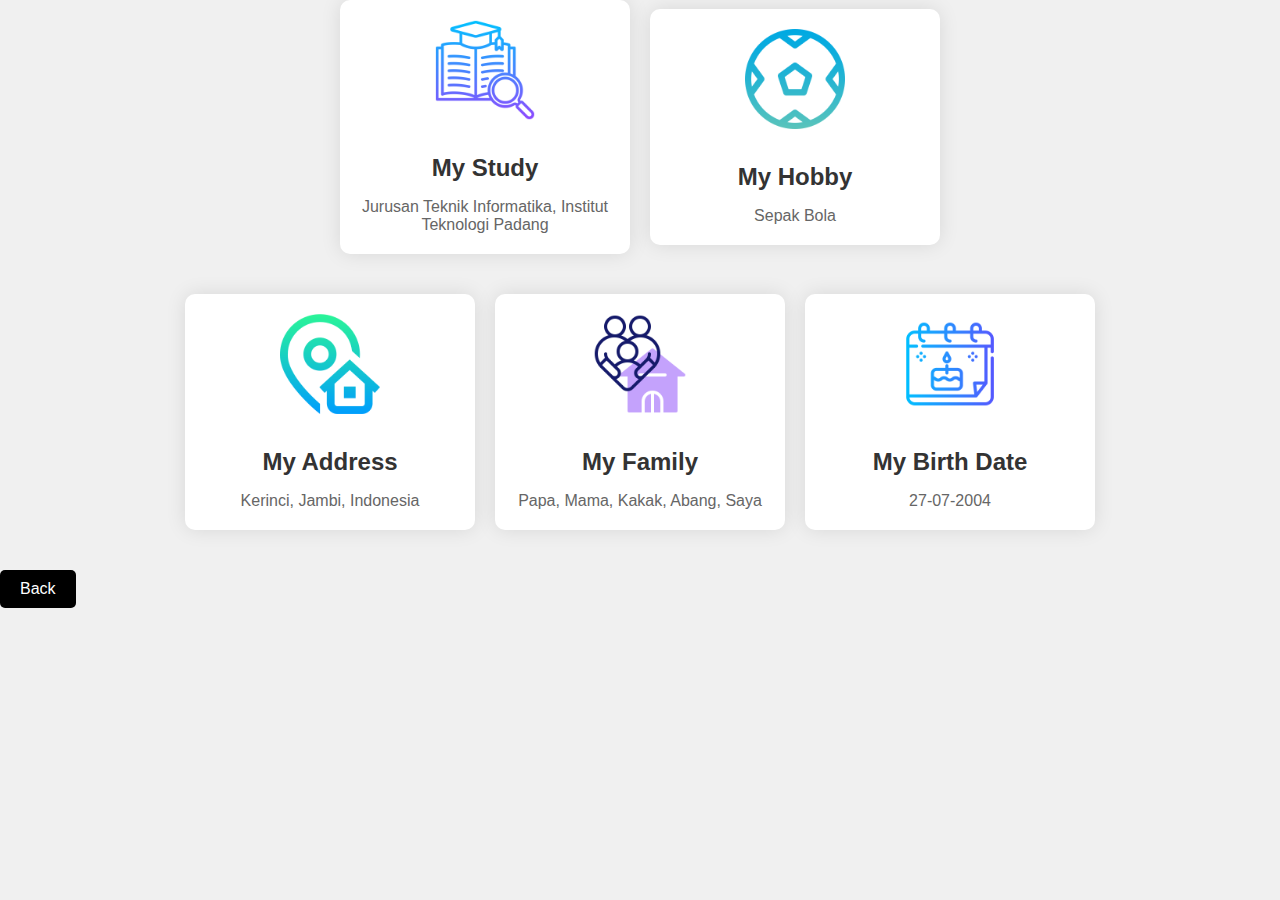
<file: Tugas HTML/about.html>
<!DOCTYPE html>
<html lang="en">
<head>
<meta charset="UTF-8">
<meta name="viewport" content="width=device-width, initial-scale=1.0">
<title>About Me</title>
<link rel="stylesheet" href="about.css">
</head>
<body>

<div class="container">
    <div class="box">
        <img src="research_15175807.png" alt="Icon 1">
        <h2>My Study</h2>
        <p>Jurusan Teknik Informatika, Institut Teknologi Padang</p>
    </div>
    
    <div class="box">
        <img src="soccer-ball_4154267.png" alt="Icon 2">
        <h2>My Hobby</h2>
        <p>Sepak Bola</p>
    </div>
</div>

<div class="container">
    <div class="box">
        <img src="address_1295232.png" alt="Icon 3">
        <h2>My Address</h2>
        <p>Kerinci, Jambi, Indonesia</p>
    </div>
    
    <div class="box">
        <img src="family_3723813.png" alt="Icon 4">
        <h2>My Family</h2>
        <p>Papa, Mama, Kakak, Abang, Saya</p>
    </div>
    
    <div class="box">
        <img src="birthday_10351844.png" alt="Icon 5">
        <h2>My Birth Date</h2>
        <p>27-07-2004</p>
    </div>
</div>
<a href="utama.html" class="back-button">Back</a>
</body>
</html>
</file>
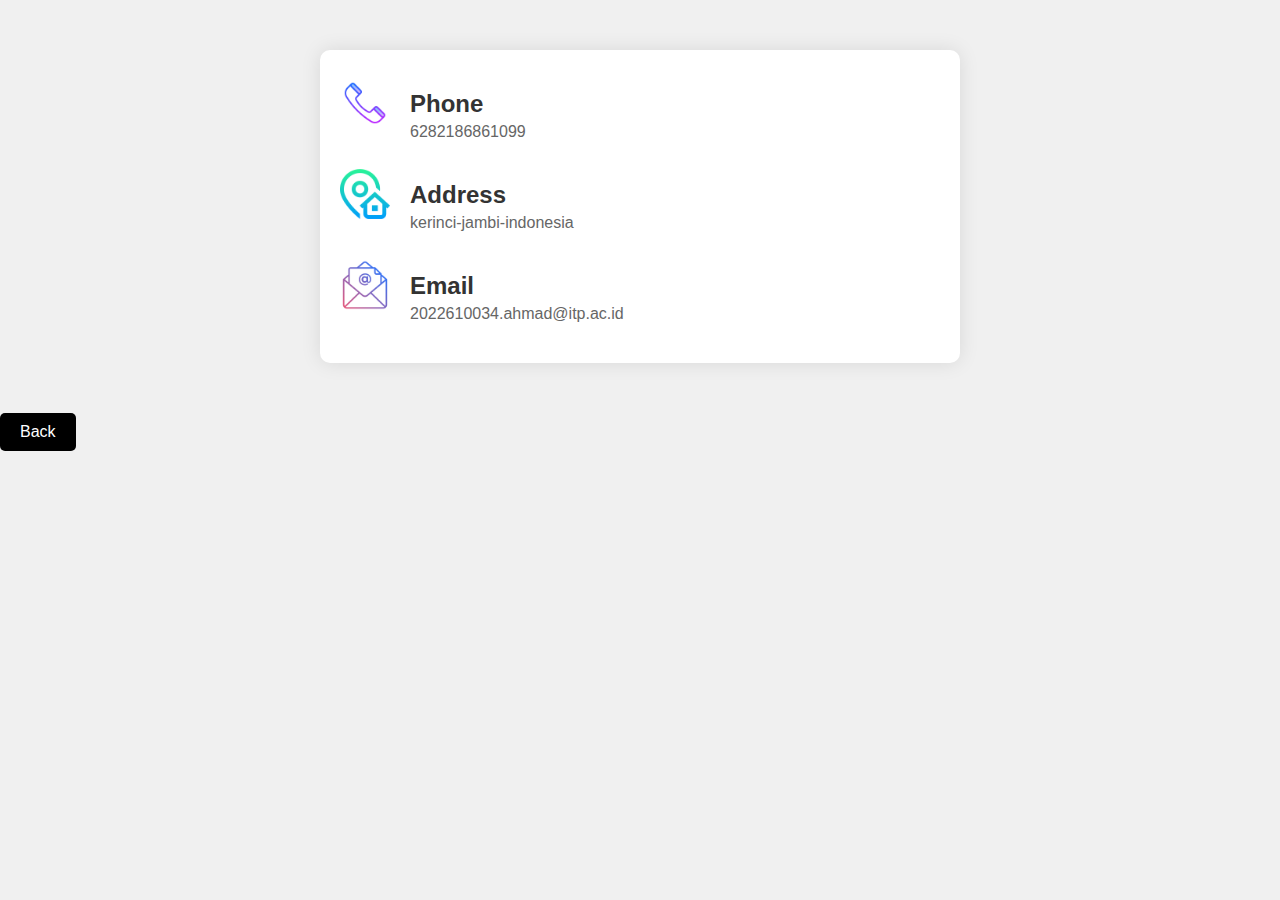
<file: Tugas HTML/contact.html>
<!DOCTYPE html>
<html lang="en">
<head>
<meta charset="UTF-8">
<meta name="viewport" content="width=device-width, initial-scale=1.0">
<title>Contact Us</title>
<link rel="stylesheet" href="contach.css">
</head>
<body>

<div class="container">
    <div class="contact-info">
        <div class="icon">
            <img src="icons8-phone-64.png" alt="Phone Icon">
        </div>
        <div class="details">
            <h2>Phone</h2>
            <p>6282186861099</p>
        </div>
    </div>
    
    <div class="contact-info">
        <div class="icon">
            <img src="address_1295232.png" alt="Address Icon">
        </div>
        <div class="details">
            <h2>Address</h2>
            <p>kerinci-jambi-indonesia</p>
        </div>
    </div>
    
    <div class="contact-info">
        <div class="icon">
            <img src="gmail.png" alt="Email Icon">
        </div>
        <div class="details">
            <h2>Email</h2>
            <p>2022610034.ahmad@itp.ac.id</p>
        </div>
    </div>
</div>
<a href="utama.html" class="back-button">Back</a>
</body>
</html>
</file>
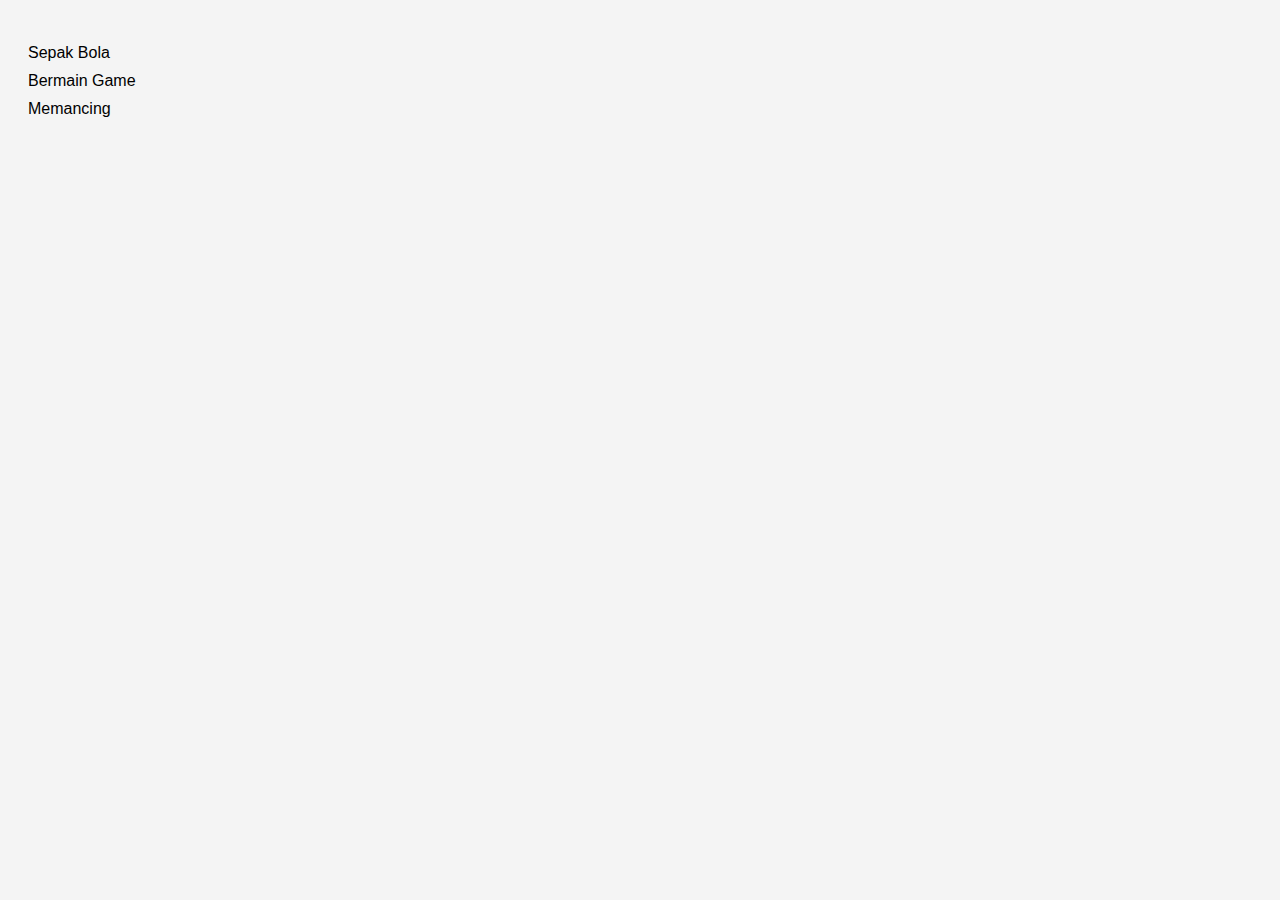
<file: Tugas HTML/hobbies.html>
<!DOCTYPE html>
<html lang="en">
<head>
    <meta charset="UTF-8">
    <meta name="viewport" content="width=device-width, initial-scale=1.0">
    <title>Hobbies</title>
    <style>
        body {
            font-family: Arial, sans-serif;
            background-color: #f4f4f4;
            padding: 20px;
        }
        ul {
            list-style-type: none;
            padding: 0;
        }
        li {
            margin-bottom: 10px;
        }
    </style>
</head>
<body>
    <ul>
        <li>Sepak Bola</li>
        <li>Bermain Game</li>
        <li>Memancing</li>
    </ul>
</body>
</html>
</file>
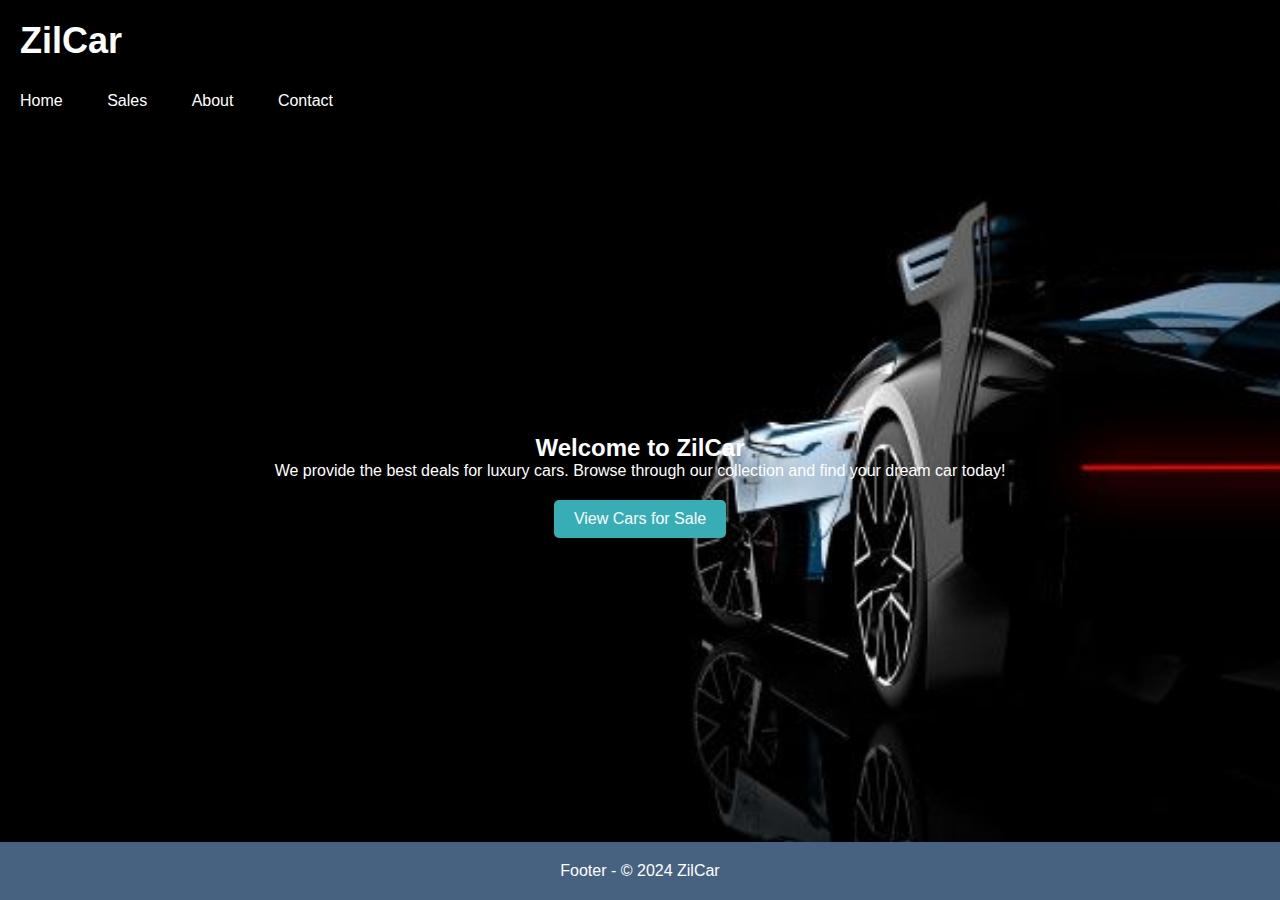
<file: Tugas HTML/inde.html>
<!DOCTYPE html>
<html lang="en">
<head>
    <meta charset="UTF-8">
    <meta name="viewport" content="width=device-width, initial-scale=1.0">
    <title>ZilCar - Home</title>
    <link rel="stylesheet" href="design.css">
</head>
<body>

<header class="header">
    <h1>ZilCar</h1>
</header>

<nav class="navigation">
    <a href="#">Home</a>
    <a href="sales.html">Sales</a>
    <a href="#">About</a>
    <a href="#">Contact</a>
</nav>

<section class="main-content">
    <h2>Welcome to ZilCar</h2>
    <p>We provide the best deals for luxury cars. Browse through our collection and find your dream car today!</p>
    <a href="sales.html" class="btn">View Cars for Sale</a>
</section>

<footer class="footer">
    <p>Footer - &copy; 2024 ZilCar</p>
</footer>

</body>
</html>
</file>
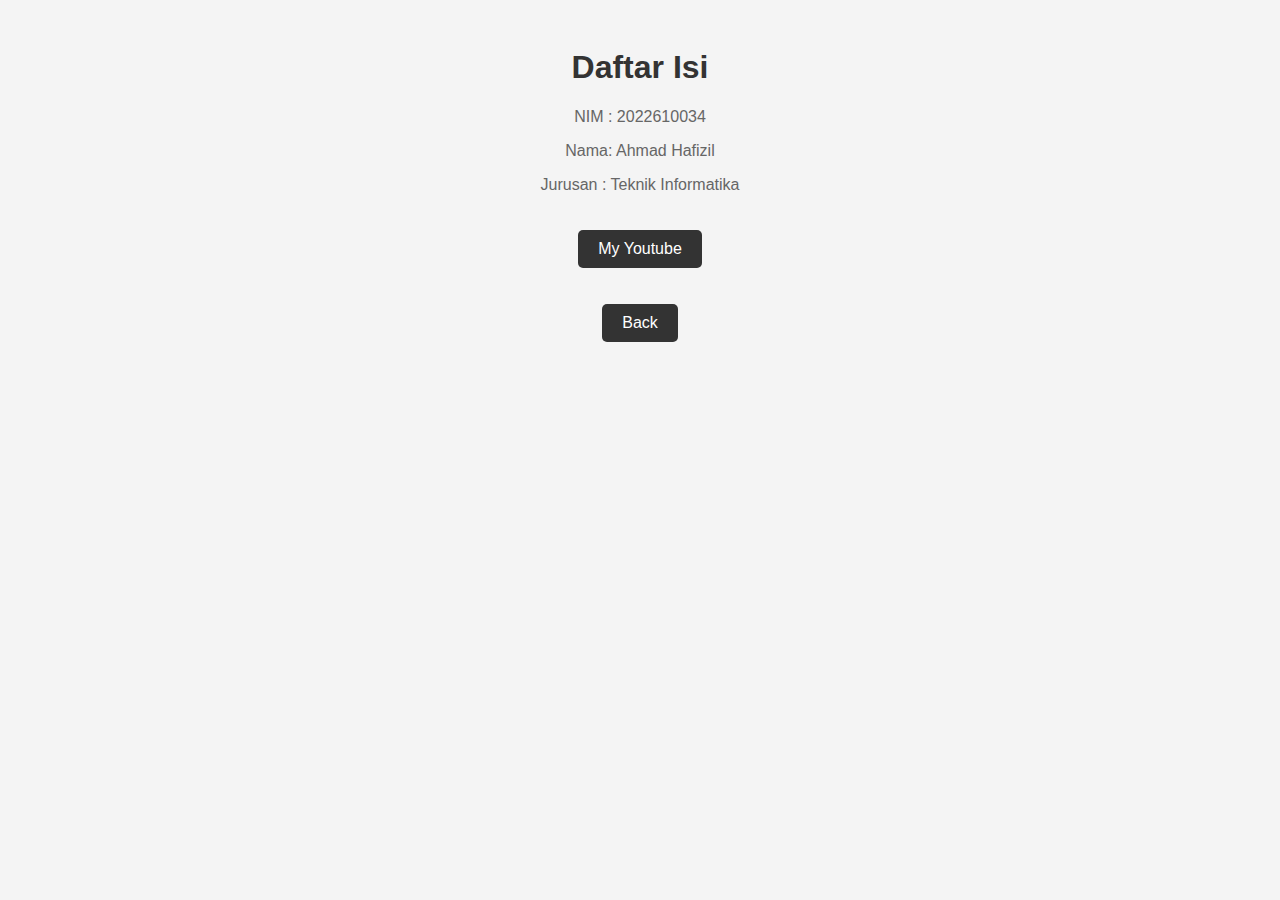
<file: Tugas HTML/indentitas.html>
<!DOCTYPE html>
<html lang="en">
<head>
    <meta charset="UTF-8">
    <meta name="viewport" content="width=device-width, initial-scale=1.0">
    <title>Identitas</title>
    <style>
        body {
            font-family: Arial, sans-serif;
            background-color: #f4f4f4;
            padding: 20px;
            text-align: center; /* Pusatkan konten */
        }
        h1 {
            color: #333;
        }
        p {
            color: #666;
        }
        a {
            text-decoration: none;
            color: #fff;
            background-color: #333;
            padding: 10px 20px;
            border-radius: 5px;
            display: inline-block;
            margin-top: 20px; /* Jarak antara teks dan tombol */
        }
    </style>
</head>
<body>
    <h1>Daftar Isi</h1>
    <p>NIM : 2022610034</p>
    <p>Nama: Ahmad Hafizil</p>
    <p>Jurusan : Teknik Informatika</p>
    <p><a href="https://www.youtube.com/@ahmadhafizil3524/featured#">My Youtube</a></p>
    <a href="index.html">Back</a>
</body>
</html>
</file>
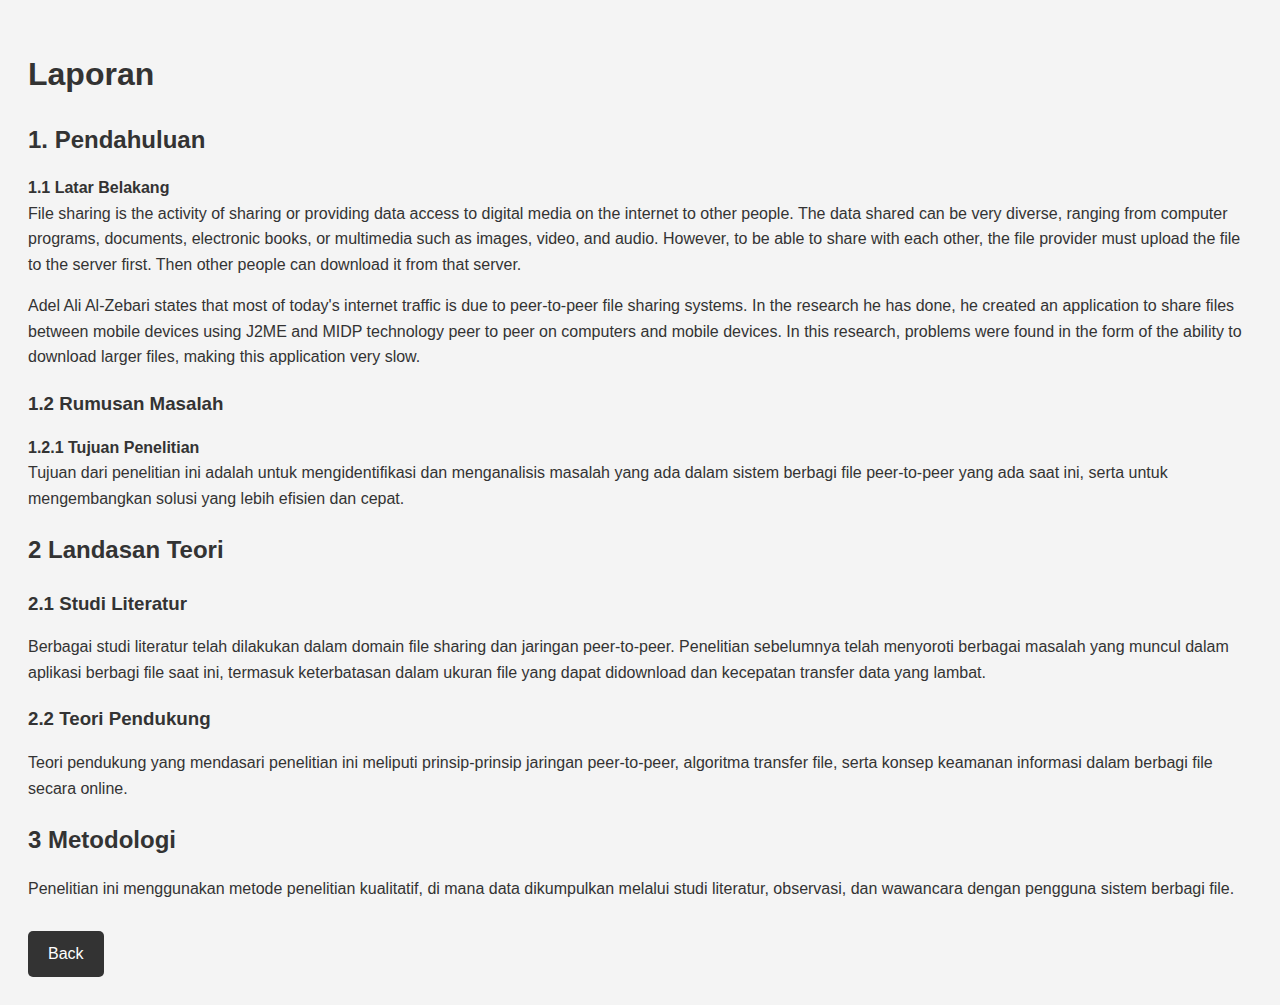
<file: Tugas HTML/laporan.html>
<!DOCTYPE html>
<html lang="en">
<head>
    <meta charset="UTF-8">
    <meta name="viewport" content="width=device-width, initial-scale=1.0">
    <title>Laporan</title>
    <style>
        body {
            font-family: Arial, sans-serif;
            background-color: #f4f4f4;
            color: #333;
            padding: 20px;
            line-height: 1.6; /* Jarak antar baris */
        }
        h1, h2, h3, h4 {
            color: #333;
            margin-bottom: 10px; /* Jarak antara judul dengan isi */
        }
        p {
            margin-bottom: 10px; /* Jarak antara paragraf */
        }
        a {
            text-decoration: none;
            color: #fff;
            background-color: #333;
            padding: 10px 20px;
            border-radius: 5px;
            display: inline-block;
            margin-top: 20px; /* Jarak antara teks dan tombol */
        }
    </style>
</head>
<body>
    <div class="container">
        <h1>Laporan</h1>
        <h2>1. Pendahuluan</h2>
        <p><strong>1.1 Latar Belakang</strong><br>
        File sharing is the activity of sharing or providing data access to digital media on the internet to other people. The data shared can be very diverse, ranging from computer programs, documents, electronic books, or multimedia such as images, video, and audio. However, to be able to share with each other, the file provider must upload the file to the server first. Then other people can download it from that server.</p>
        <p>Adel Ali Al-Zebari states that most of today's internet traffic is due to peer-to-peer file sharing systems. In the research he has done, he created an application to share files between mobile devices using J2ME and MIDP technology peer to peer on computers and mobile devices. In this research, problems were found in the form of the ability to download larger files, making this application very slow.</p>
        <h3>1.2 Rumusan Masalah</h3>
        <p><strong>1.2.1 Tujuan Penelitian</strong><br>
        Tujuan dari penelitian ini adalah untuk mengidentifikasi dan menganalisis masalah yang ada dalam sistem berbagi file peer-to-peer yang ada saat ini, serta untuk mengembangkan solusi yang lebih efisien dan cepat.</p>
        <h2>2 Landasan Teori</h2>
        <h3>2.1 Studi Literatur</h3>
        <p>Berbagai studi literatur telah dilakukan dalam domain file sharing dan jaringan peer-to-peer. Penelitian sebelumnya telah menyoroti berbagai masalah yang muncul dalam aplikasi berbagi file saat ini, termasuk keterbatasan dalam ukuran file yang dapat didownload dan kecepatan transfer data yang lambat.</p>
        <h3>2.2 Teori Pendukung</h3>
        <p>Teori pendukung yang mendasari penelitian ini meliputi prinsip-prinsip jaringan peer-to-peer, algoritma transfer file, serta konsep keamanan informasi dalam berbagi file secara online.</p>
        <h2>3 Metodologi</h2>
        <p>Penelitian ini menggunakan metode penelitian kualitatif, di mana data dikumpulkan melalui studi literatur, observasi, dan wawancara dengan pengguna sistem berbagi file.</p>
        <a href="index.html">Back</a>
    </div>
</body>
</html>
</file>
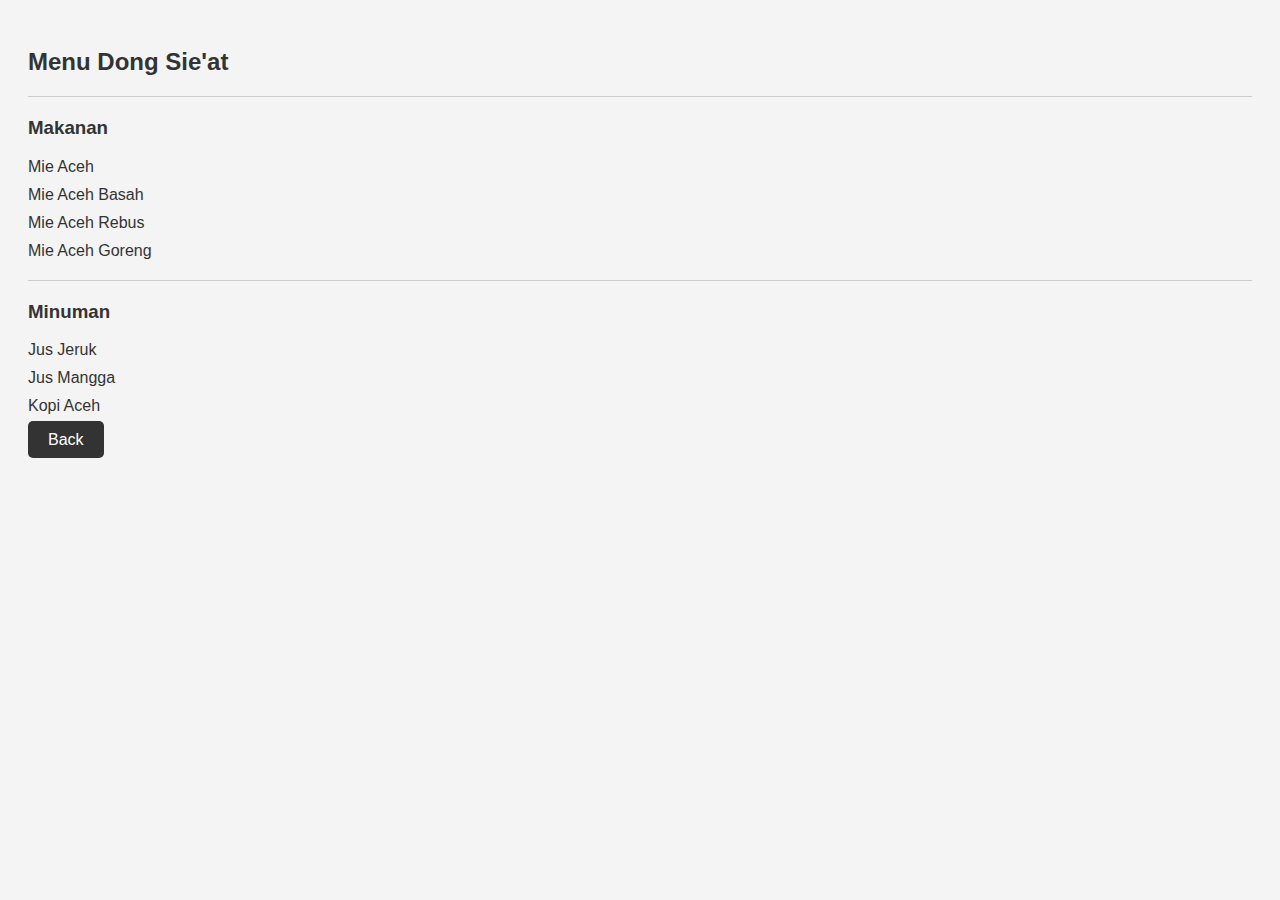
<file: Tugas HTML/menu.html>
<!DOCTYPE html>
<html lang="en">
<head>
    <meta charset="UTF-8">
    <meta name="viewport" content="width=device-width, initial-scale=1.0">
    <title>Menu Dong Sie'at</title>
    <style>
        body {
            font-family: Arial, sans-serif;
            background-color: #f4f4f4;
            padding: 20px;
            color: #333;
        }
        h2 {
            color: #333;
            margin-bottom: 20px;
        }
        hr {
            border: none;
            border-top: 1px solid #ccc;
            margin: 20px 0;
        }
        ul {
            padding: 0;
            list-style-type: none;
        }
        li {
            margin-bottom: 10px;
        }
        a {
            text-decoration: none;
            color: #fff;
            background-color: #333;
            padding: 10px 20px;
            border-radius: 5px;
        }
        a:hover {
            background-color: #555;
        }
    </style>
</head>
<body>
    <h2>Menu Dong Sie'at</h2>
    <hr>
    <h3>Makanan</h3>
    <ul>
        <li>Mie Aceh</li>
        <li>Mie Aceh Basah</li>
        <li>Mie Aceh Rebus</li>
        <li>Mie Aceh Goreng</li>
    </ul>
    <hr> 
    <h3>Minuman</h3>
    <ul>
        <li>Jus Jeruk</li>
        <li>Jus Mangga</li>
        <li>Kopi Aceh</li>
    </ul>
    <a href="index.html">Back</a>
</body>
</html>
</file>
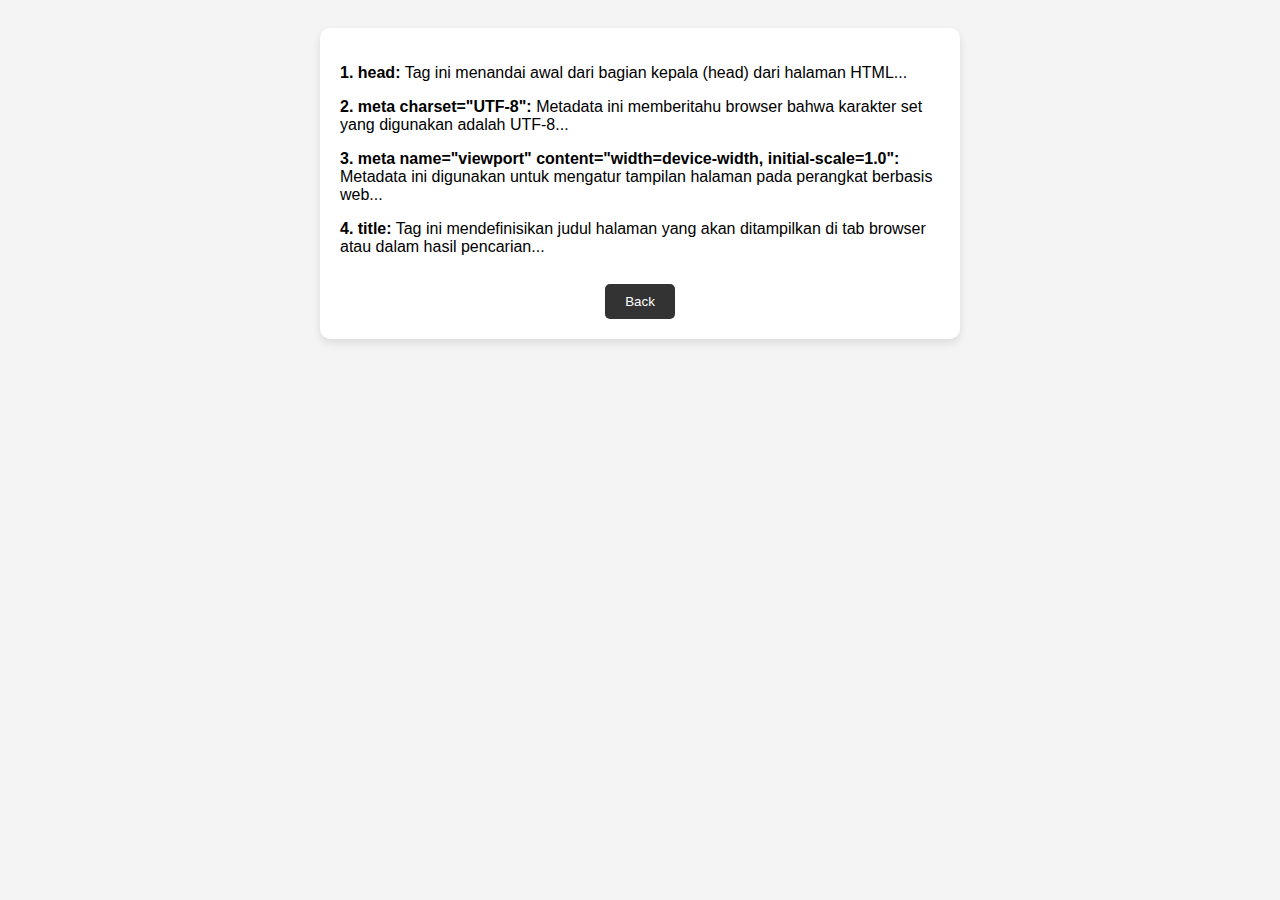
<file: Tugas HTML/penjelasan.html>
<!DOCTYPE html>
<html lang="en">
<head>
    <meta charset="UTF-8">
    <meta name="viewport" content="width=device-width, initial-scale=1.0">
    <title>Penjelasan</title>
    <style>
        body {
            font-family: Arial, sans-serif;
            background-color: #f4f4f4;
            padding: 20px;
            text-align: center; /* Untuk meratakan teks ke tengah */
        }
        .container {
            max-width: 600px;
            margin: 0 auto; /* Untuk mengatur tengah secara horizontal */
            background-color: #fff;
            border-radius: 10px;
            padding: 20px;
            box-shadow: 0 4px 8px rgba(0, 0, 0, 0.1); /* Efek bayangan */
        }
        p {
            text-align: left; /* Untuk meratakan teks ke kiri */
            margin-bottom: 10px; /* Spasi antar paragraf */
        }
        button {
            background-color: #333;
            color: #fff;
            border: none;
            padding: 10px 20px;
            border-radius: 5px;
            text-decoration: none;
            cursor: pointer;
            transition: background-color 0.3s ease; /* Efek transisi saat hover */
        }
        button:hover {
            background-color: #555;
        }
    </style>
</head>
<body>
    <div class="container">
        <p><strong>1. head:</strong> Tag ini menandai awal dari bagian kepala (head) dari halaman HTML...</p>
        <p><strong>2. meta charset="UTF-8":</strong> Metadata ini memberitahu browser bahwa karakter set yang digunakan adalah UTF-8...</p>
        <p><strong>3. meta name="viewport" content="width=device-width, initial-scale=1.0":</strong> Metadata ini digunakan untuk mengatur tampilan halaman pada perangkat berbasis web...</p>
        <p><strong>4. title:</strong> Tag ini mendefinisikan judul halaman yang akan ditampilkan di tab browser atau dalam hasil pencarian...</p>
        <br>
        <button><a href="index.html" style="color: #fff; text-decoration: none;">Back</a></button>
    </div>
</body>
</html>
</file>
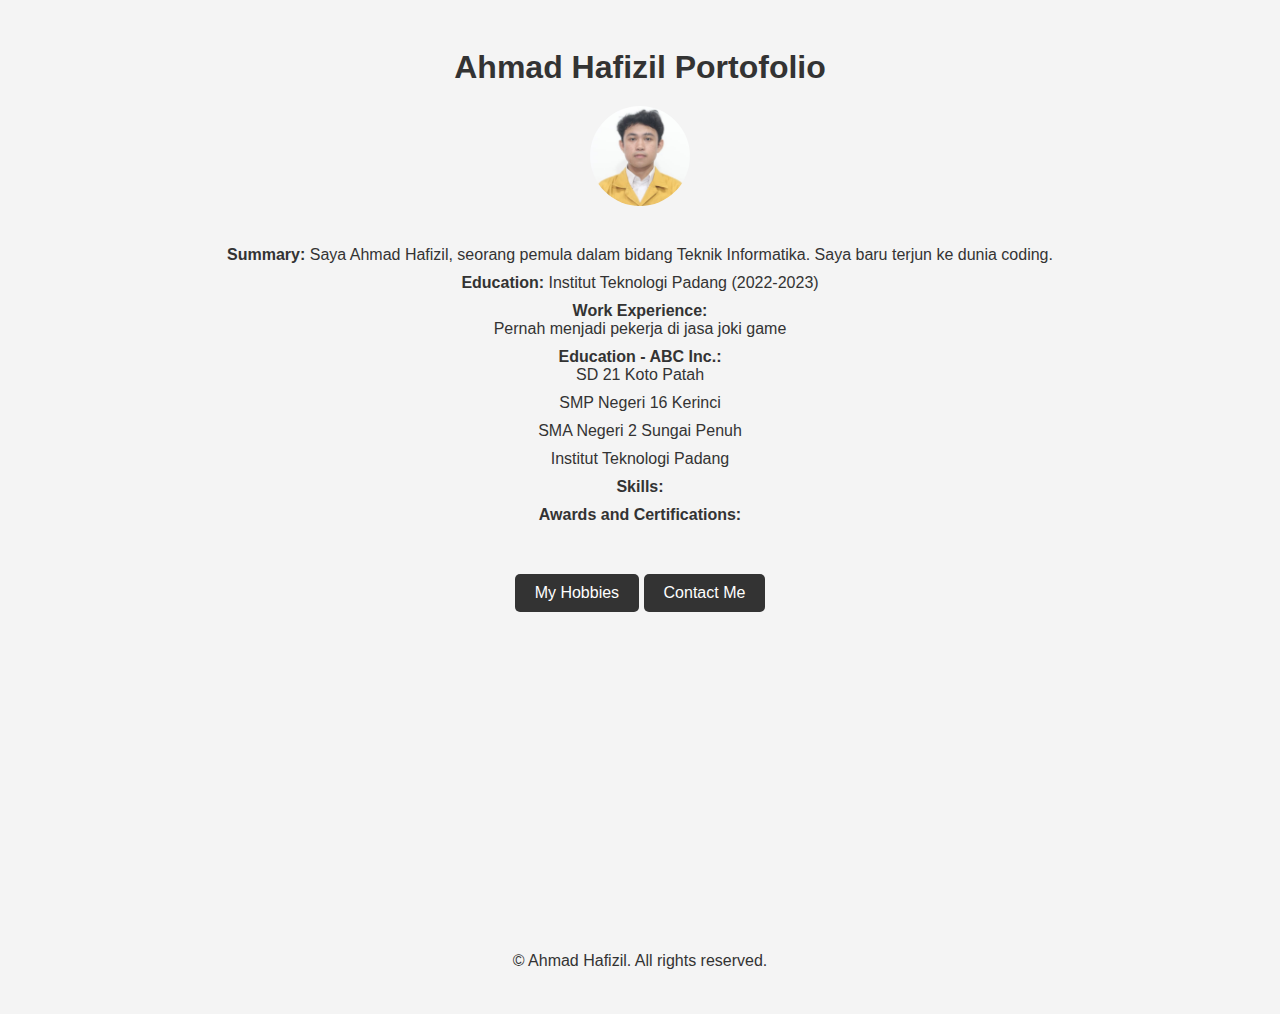
<file: Tugas HTML/portofolio.html>
<!DOCTYPE html>
<html lang="en">
<head>
  <meta charset="UTF-8">
  <meta name="viewport" content="width=device-width, initial-scale=1.0">
  <title>Portofolio Ahmad Hafizil</title>
  <style>
    body {
      font-family: Arial, sans-serif;
      background-color: #f4f4f4;
      color: #333;
      padding: 20px;
      text-align: center;
    }
    h1 {
      color: #333;
      margin-bottom: 20px;
    }
    img {
      border-radius: 50%; /* Agar gambar menjadi bundar */
      margin-bottom: 20px;
    }
    ul {
      list-style-type: none;
      padding: 0;
    }
    li {
      margin-bottom: 10px;
    }
    a {
      text-decoration: none;
      color: #fff;
      background-color: #333;
      padding: 10px 20px;
      border-radius: 5px;
      display: inline-block;
    }
    a:hover {
      background-color: #555;
    }
    footer {
      margin-top: 50px;
    }
    iframe {
      width: 100%;
      height: 300px;
      border: none;
      border-radius: 5px;
      margin-top: 20px;
    }
  </style>
</head>
<body>
  <h1>Ahmad Hafizil Portofolio</h1>
  <img src="./ahmad_image.jpg" alt="Profile Image of Ahmad Hafizil" height="100">
  <ul>
    <li><strong>Summary:</strong> Saya Ahmad Hafizil, seorang pemula dalam bidang Teknik Informatika. Saya baru terjun ke dunia coding.</li>
    <li><strong>Education:</strong> Institut Teknologi Padang (2022-2023)</li>
    <li><strong>Work Experience:</strong>
      <ul>
        <li>Pernah menjadi pekerja di jasa joki game</li>
        <li>
          <strong>Education - ABC Inc.:</strong>
          <ul>
            <li>SD 21 Koto Patah</li>
            <li>SMP Negeri 16 Kerinci</li>
            <li>SMA Negeri 2 Sungai Penuh</li>
            <li>Institut Teknologi Padang</li>
          </ul>
        </li>
      </ul>
    </li>
    <li><strong>Skills:</strong> <!-- Tambahkan keterampilan Anda di sini --></li>
    <li><strong>Awards and Certifications:</strong> <!-- Tambahkan penghargaan dan sertifikasi Anda di sini --></li>
  </ul>

  <footer>
    <a href="hobbies.html">My Hobbies</a>
    <a href="contact.html">Contact Me</a>
    <iframe src="https://www.google.com/maps/embed?pb=!1m14!1m12!1m3!1d498.6657813294291!2d100.35858260271135!3d-0.8998680842372653!2m3!1f0!2f0!3f0!3m2!1i1024!2i768!4f13.1!5e0!3m2!1sen!2sid!4v1709194209465!5m2!1sen!2sid" allowfullscreen="" loading="lazy" referrerpolicy="no-referrer-when-downgrade"></iframe>
    <p>© Ahmad Hafizil. All rights reserved.</p>
  </footer>
</body>
</html>
</file>
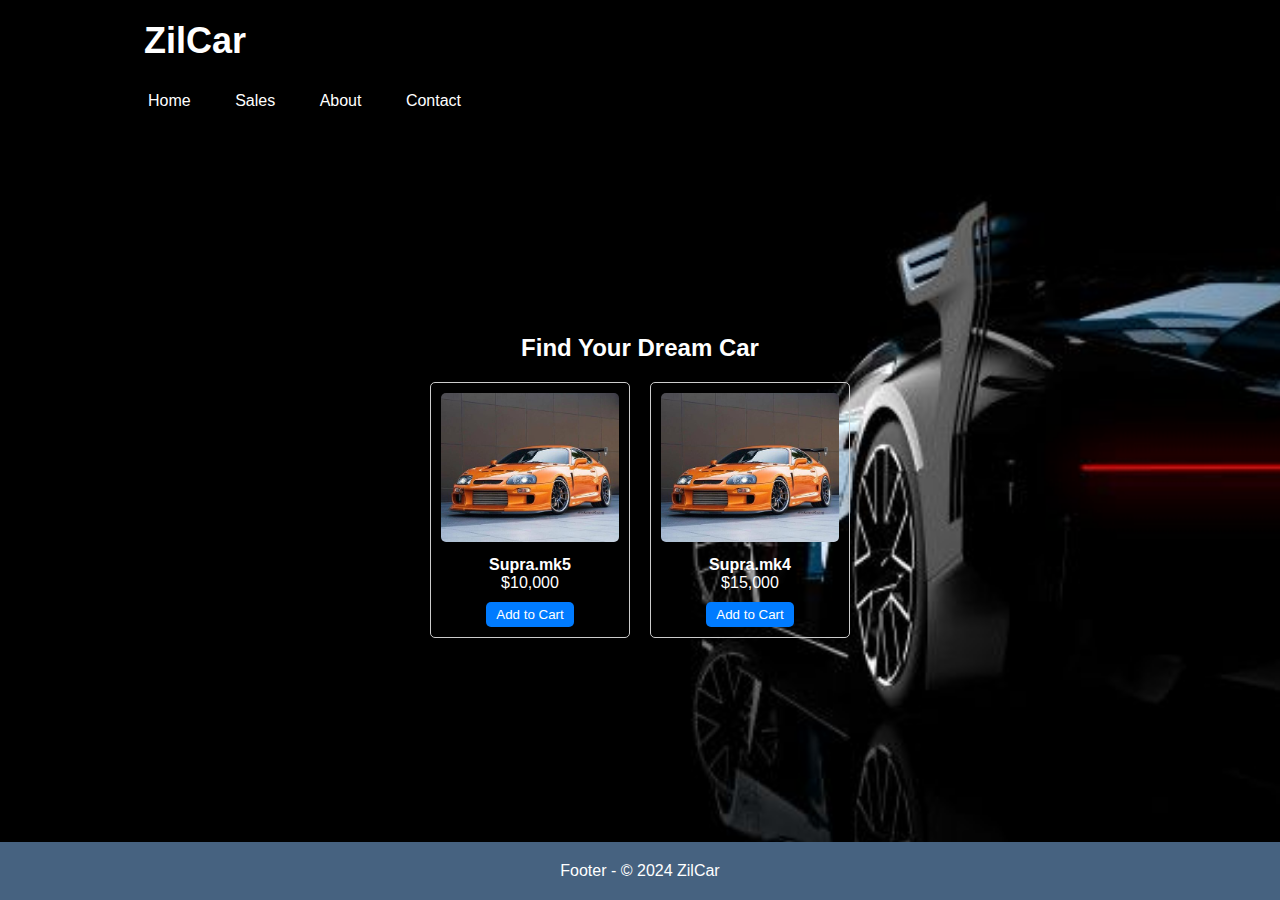
<file: Tugas HTML/sales.html>
<!DOCTYPE html>
<html lang="en">
<head>
    <meta charset="UTF-8">
    <meta name="viewport" content="width=device-width, initial-scale=1.0">
    <title>ZilCar - Sales</title>
    <link rel="stylesheet" href="design.css">
    <style>
        .car-container {
            display: flex;
            flex-wrap: wrap;
            justify-content: center;
            gap: 20px; /* Jarak antara mobil */
            margin-top: 20px;
        }
        
        .car {
            width: 200px;
            padding: 10px;
            border: 1px solid #ccc;
            border-radius: 5px;
            text-align: center;
        }
        
        .car img {
            width: 100%;
            border-radius: 5px;
        }
        
        .car h3 {
            margin-top: 10px;
            font-size: 16px; /* Ukuran teks judul mobil */
        }

        .car p {
            margin-bottom: 10px; /* Jarak bawah informasi harga */
        }

        .car button {
            background-color: #007bff;
            color: #fff;
            border: none;
            padding: 5px 10px;
            border-radius: 5px;
            cursor: pointer;
            transition: background-color 0.3s;
        }

        .car button:hover {
            background-color: #0056b3;
        }
    </style>
</head>
<body>

<header class="header">
    <div class="container">
        <h1>ZilCar</h1>
    </div>
</header>

<nav class="navigation">
    <div class="container">
        <a href="index.html">Home</a>
        <a href="#">Sales</a>
        <a href="#">About</a>
        <a href="#">Contact</a>
    </div>
</nav>

<section class="main-content">
    <div class="container">
        <h2>Find Your Dream Car</h2>
        <!-- Tempatkan konten penjualan mobil di sini -->
        <div class="car-container">
            <div class="car">
                <img src="supra.jpg" alt="Car 1">
                <h3>Supra.mk5</h3>
                <p>$10,000</p>
                <button>Add to Cart</button>
            </div>
            <div class="car">
                <img src="supra.jpg" alt="Car 2">
                <h3>Supra.mk4</h3>
                <p>$15,000</p>
                <button>Add to Cart</button>
            </div>
            <!-- Tambahkan mobil lainnya di sini -->
        </div>
    </div>
</section>

<footer class="footer">
    <p>Footer - &copy; 2024 ZilCar</p>
</footer>

</body>
</html>
</file>
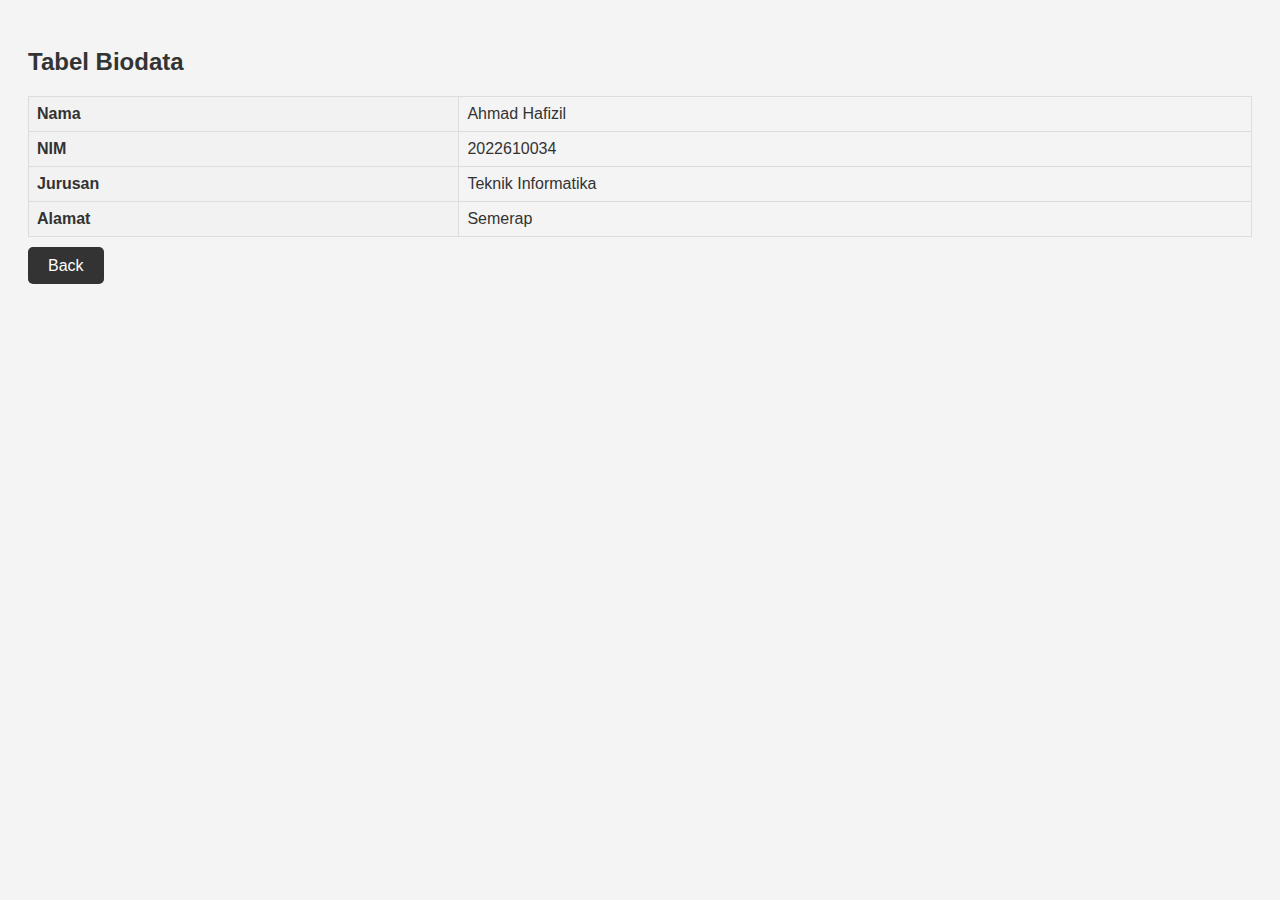
<file: Tugas HTML/tabel.html>
<!DOCTYPE html>
<html lang="en">
<head>
    <meta charset="UTF-8">
    <meta name="viewport" content="width=device-width, initial-scale=1.0">
    <title>Tabel Biodata</title>
    <style>
        body {
            font-family: Arial, sans-serif;
            background-color: #f4f4f4;
            padding: 20px;
            color: #333;
        }
        h2 {
            color: #333;
            margin-bottom: 20px;
        }
        table {
            width: 100%;
            border-collapse: collapse;
            margin-bottom: 20px;
        }
        th, td {
            border: 1px solid #ddd;
            padding: 8px;
            text-align: left;
        }
        th {
            background-color: #f2f2f2;
        }
        a {
            text-decoration: none;
            color: #fff;
            background-color: #333;
            padding: 10px 20px;
            border-radius: 5px;
        }
        a:hover {
            background-color: #555;
        }
    </style>
</head>
<body>
    <h2>Tabel Biodata</h2>
    <table>
        <tr>
            <th>Nama</th>
            <td>Ahmad Hafizil</td>
        </tr>
        <tr>
            <th>NIM</th>
            <td>2022610034</td>
        </tr>
        <tr>
            <th>Jurusan</th>
            <td>Teknik Informatika</td>
        </tr>
        <tr>
            <th>Alamat</th>
            <td>Semerap</td>
        </tr>
    </table>
    <a href="index.html">Back</a>
</body>
</html>
</file>
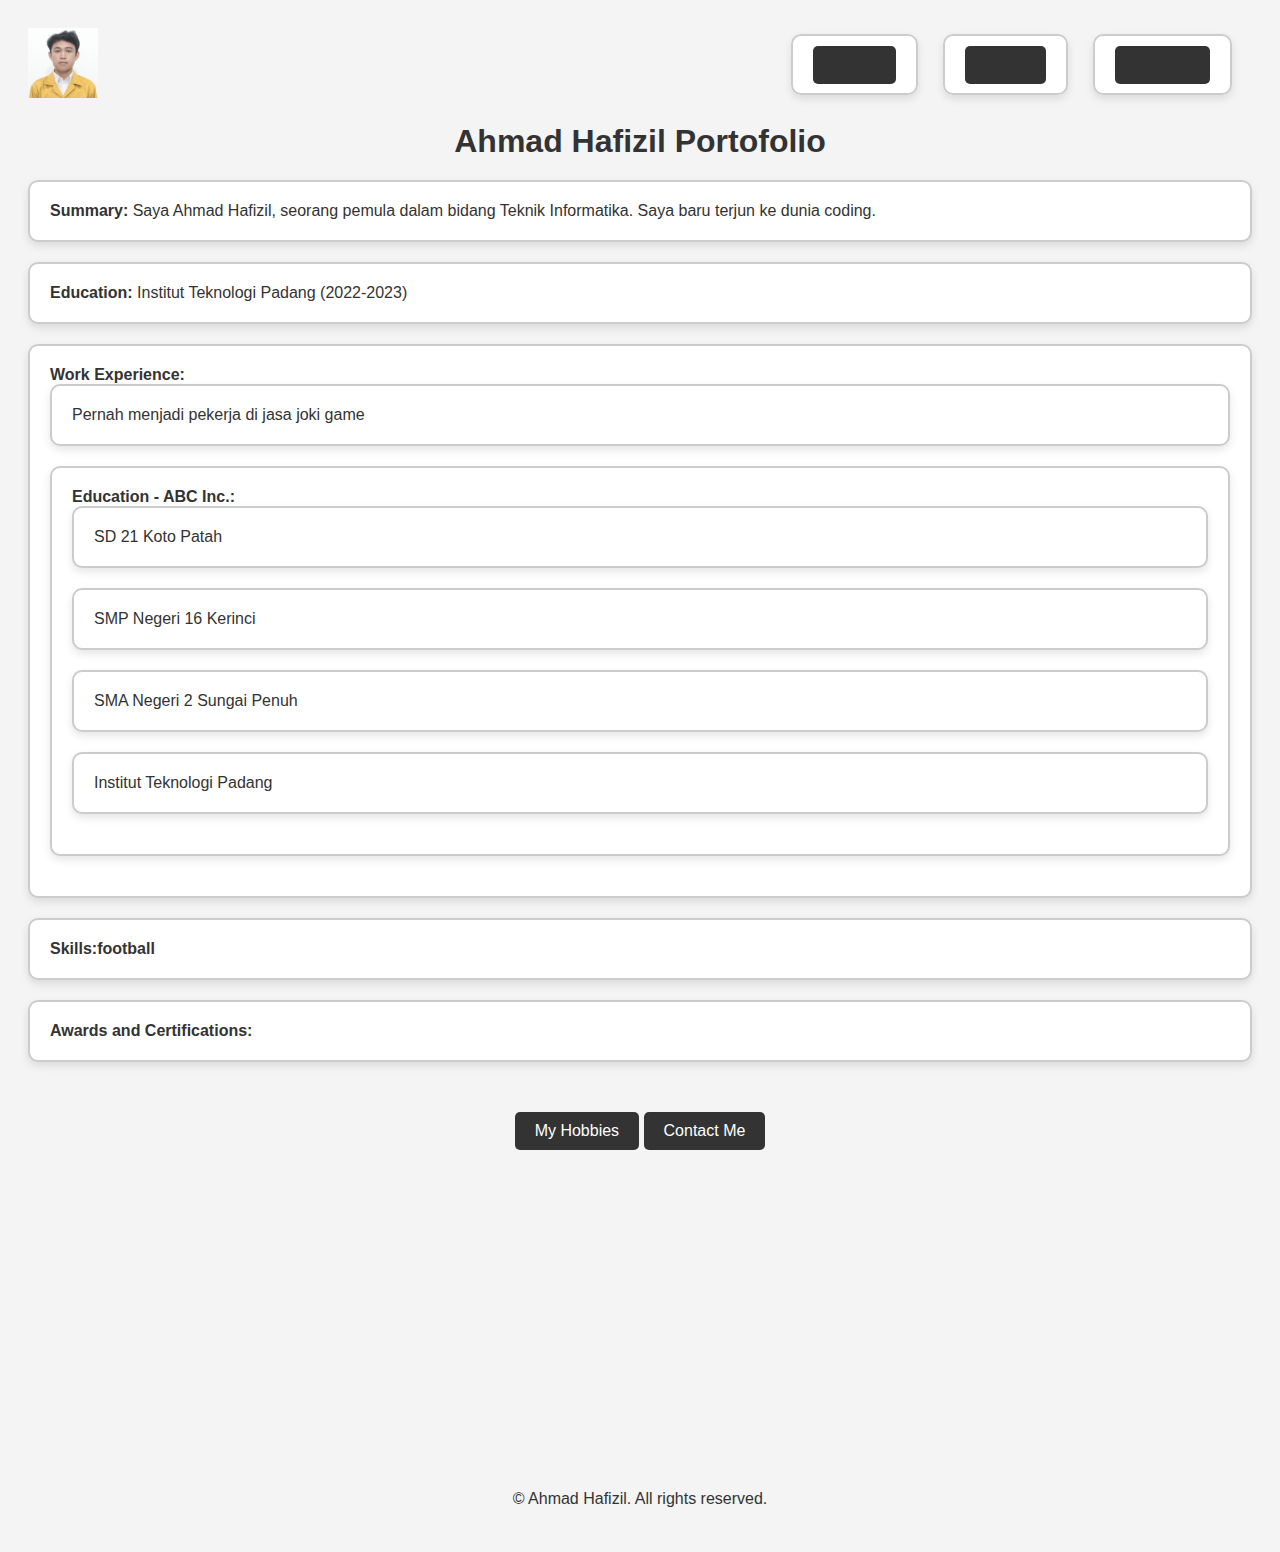
<file: Tugas HTML/updatePortofolio.html>
<!DOCTYPE html>
<html lang="en">
<head>
  <meta charset="UTF-8">
  <meta name="viewport" content="width=device-width, initial-scale=1.0">
  <title>Portofolio Ahmad Hafizil</title>
  <link rel="stylesheet" href="styles.css"> <!-- Memasukkan file CSS -->
</head>
<body>
  <header>
    <div class="profile">
      <img src="./ahmad_image.jpg" alt="Profile Image of Ahmad Hafizil" height="70">
    </div>
    <nav>
      <ul>
        <li><a href="utama.html">Home</a></li>
        <li><a href="about.html">About</a></li>
        <li><a href="contact.html">Contact</a></li>
      </ul>
    </nav>
  </header>
  
  <h1>Ahmad Hafizil Portofolio</h1>
  
  <ul>
    <li><strong>Summary:</strong> Saya Ahmad Hafizil, seorang pemula dalam bidang Teknik Informatika. Saya baru terjun ke dunia coding.</li>
    <li><strong>Education:</strong> Institut Teknologi Padang (2022-2023)</li>
    <li><strong>Work Experience:</strong>
      <ul>
        <li>Pernah menjadi pekerja di jasa joki game</li>
        <li>
          <strong>Education - ABC Inc.:</strong>
          <ul>
            <li>SD 21 Koto Patah</li>
            <li>SMP Negeri 16 Kerinci</li>
            <li>SMA Negeri 2 Sungai Penuh</li>
            <li>Institut Teknologi Padang</li>
          </ul>
        </li>
      </ul>
    </li>
    <li><strong>Skills:football</strong> <!-- Tambahkan keterampilan Anda di sini --></li>
    <li><strong>Awards and Certifications:</strong> <!-- Tambahkan penghargaan dan sertifikasi Anda di sini --></li>
  </ul>

  <footer>
    <a href="about.html">My Hobbies</a>
    <a href="contact.html">Contact Me</a>
    <iframe src="https://www.google.com/maps/embed?pb=!1m14!1m12!1m3!1d498.6657813294291!2d100.35858260271135!3d-0.8998680842372653!2m3!1f0!2f0!3f0!3m2!1i1024!2i768!4f13.1!5e0!3m2!1sen!2sid!4v1709194209465!5m2!1sen!2sid" allowfullscreen="" loading="lazy" referrerpolicy="no-referrer-when-downgrade"></iframe>
    <p>© Ahmad Hafizil. All rights reserved.</p>
  </footer>
</body>
</html>
</file>
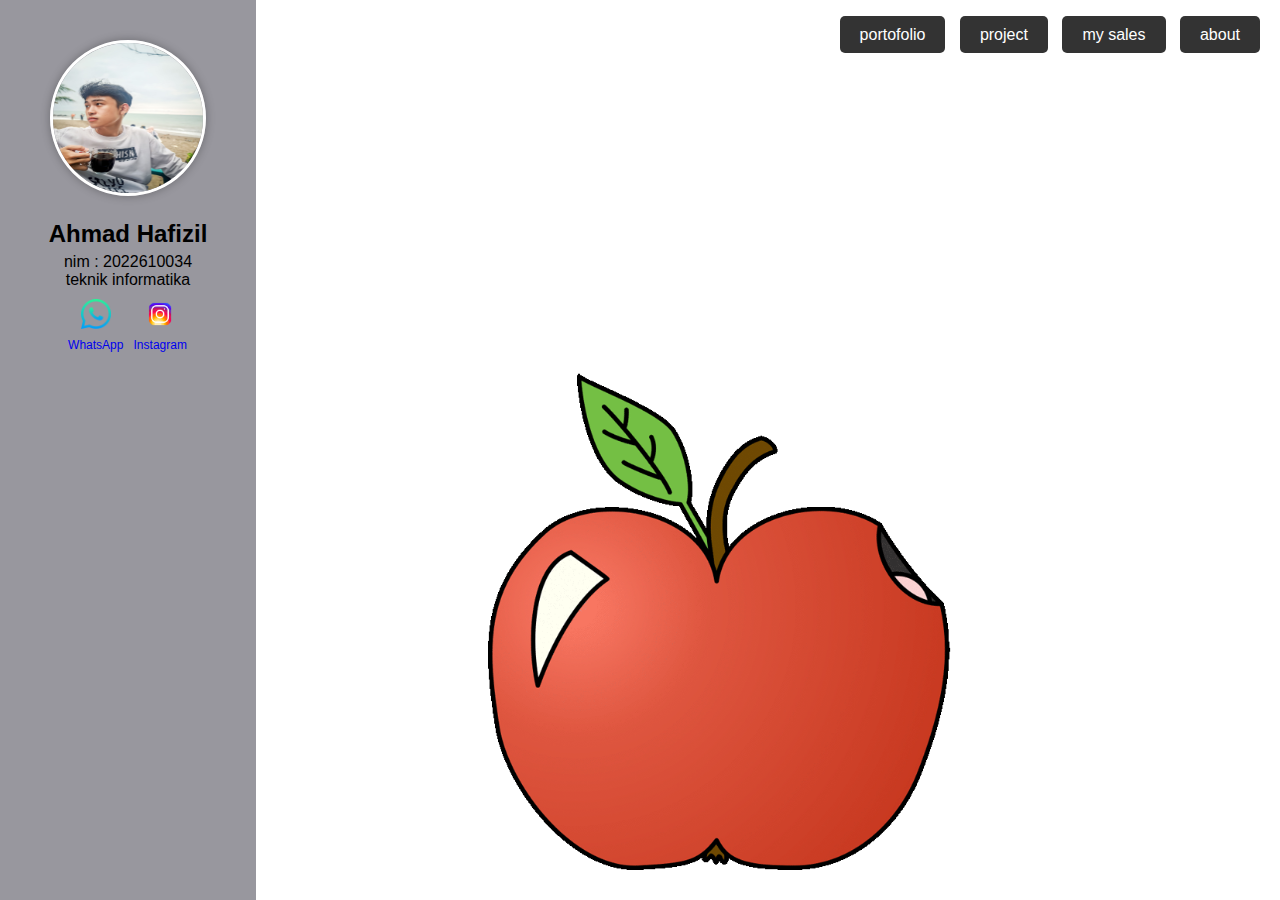
<file: Tugas HTML/utama.html>
<!DOCTYPE html>
<html lang="en">
<head>
    <meta charset="UTF-8">
    <meta name="viewport" content="width=device-width, initial-scale=1.0">
    <title>Menu Utama</title>
    <link rel="stylesheet" href="utama.css">
</head>
<body>
    <div class="left-box">
        <div class="left-box">
            <div class="profile">
                <img src="GANTENG.jpg" alt="Foto Anda" class="photo">
                <div class="text">
                    <h2>Ahmad Hafizil</h2>
                    <p>nim : 2022610034</p>
                    <p>teknik informatika</p>
                    <img src="apple-3269.gif" alt="Ikon Apple" class="apple-icon"> <!-- Tambahkan class apple-icon -->
                    <div class="social-icons">
                        <a href="https://wa.me/qr/NCWWI6TFEI67C1">
                            <img src="whatsapp.png" alt="WhatsApp" class="icon">
                            <span class="icon-text">WhatsApp</span>
                        </a>
                        <a href="https://www.instagram.com/ahmad_hafizil?igsh=MXA0ZGVvODhqam9jeQ==">
                            <img src="icons8-instagram-48.png" alt="Instagram" class="icon">
                            <span class="icon-text">Instagram</span>
                        </a>
                    </div>
                </div>
            </div>
        </div>
        
                    </a>
                </div>
            </div>
        </div>
    </div>
    
                    </a>
                </div>
            </div>
        </div>
    </div>

    <ol class="menu">
        <li><a href="updatePortofolio.html">portofolio</a></li>
        <li><a href="index.html">project</a></li>
        <li><a href="sales.html">my sales</a></li>
        <li><a href="about.html">about</a></li>
    </ol>
</body>
</html>
</file>
<file: Tugas HTML/about.css>
body {
    margin: 0;
    padding: 0;
    font-family: Arial, sans-serif;
    background-color: #f0f0f0;
}

.container {
    display: flex;
    justify-content: center;
    align-items: center;
    margin-bottom: 40px; /* Menambahkan margin bawah untuk memisahkan setiap blok kotak */
}

.box {
    width: 250px; /* Lebar kotak */
    background-color: #fff;
    padding: 20px;
    margin: 0 10px; /* Memberikan jarak antara kotak */
    border-radius: 10px;
    box-shadow: 0 0 20px rgba(0, 0, 0, 0.1);
    text-align: center;
}

.box img {
    width: 100px; /* Lebar gambar ikon */
    height: 100px; /* Tinggi gambar ikon */
    margin-bottom: 10px;
}

.box h2 {
    margin-bottom: 10px;
    color: #333;
}

.box p {
    margin-bottom: 0; /* Menghilangkan margin bawah untuk teks paragraf */
    color: #666;
}
.back-button {
    display: inline-block;
    padding: 10px 20px;
    background-color: #000000;
    color: #fff;
    text-decoration: none;
    border: none;
    border-radius: 5px;
    transition: background-color 0.3s ease;
  }
  
  .back-button:hover {
    background-color: #584f4f;
  }
</file>
<file: Tugas HTML/contach.css>
body {
    margin: 0;
    padding: 0;
    font-family: Arial, sans-serif;
    background-color: #f0f0f0;
}

.container {
    max-width: 600px;
    margin: 50px auto;
    padding: 20px;
    background-color: #fff;
    border-radius: 10px;
    box-shadow: 0 0 20px rgba(0, 0, 0, 0.1);
}

.contact-info {
    display: flex;
    align-items: center;
    margin-bottom: 20px;
}

.icon {
    width: 50px;
    margin-right: 20px;
}

.icon img {
    max-width: 100%;
}

.details h2 {
    margin-bottom: 5px;
    color: #333;
}

.details p {
    margin: 0;
    color: #666;
}
.back-button {
    display: inline-block;
    padding: 10px 20px;
    background-color: #000000;
    color: #fff;
    text-decoration: none;
    border: none;
    border-radius: 5px;
    transition: background-color 0.3s ease;
  }
  
  .back-button:hover {
    background-color: #584f4f;
  }
</file>
<file: Tugas HTML/styles.css>
body {
  font-family: Arial, sans-serif;
  background-color: #f4f4f4;
  color: #333;
  padding: 20px;
  text-align: center;
}

header {
  display: flex;
  justify-content: flex-start;
  align-items: center;
  margin-bottom: 20px;
}

.profile {
  margin-right: auto; /* Push navigasi ke sudut kanan */
  
}

nav ul {
  list-style-type: none;
  padding: 0;
  margin: 0;
}

nav ul li {
  display: inline;
  margin-right: 20px;
}

nav ul li a {
  text-decoration: none;
  color: #333;
}

h1 {
  color: #333;
  margin-bottom: 20px;
}

ul {
  list-style-type: none;
  padding: 0;
  text-align: left; /* Agar teks dalam daftar rapih */
}

li {
  margin-bottom: 20px;
  border: 2px solid #ccc; /* Menambahkan kotak di sekitar setiap item */
  padding: 20px; /* Menambahkan ruang di dalam kotak */
  border-radius: 10px; /* Membuat sudut kotak agak melengkung */
  background-color: #fff; /* Memberikan latar belakang putih */
  box-shadow: 0px 4px 8px rgba(0, 0, 0, 0.1); /* Menambahkan bayangan tipis */
  transition: transform 0.3s ease; /* Efek transisi saat hover */
}

li:hover {
  transform: translateY(-5px); /* Menggeser kotak sedikit ke atas saat hover */
}

a {
  text-decoration: none;
  color: #fff;
  background-color: #333;
  padding: 10px 20px;
  border-radius: 5px;
  display: inline-block;
}

a:hover {
  background-color: #555;
}

footer {
  margin-top: 50px;
}

iframe {
  width: 100%;
  height: 300px;
  border: none;
  border-radius: 5px;
  margin-top: 20px;
}
</file>
<file: Tugas HTML/utama.css>
body {
    margin: 0;
    padding: 0;
    font-family: Arial, sans-serif;
}

.menu {
    list-style-type: none;
    padding: 0;
    position: absolute;
    top: 10px;
    right: 10px;
}

.menu li {
    display: inline;
    margin-right: 10px;
}

.menu li a {
    text-decoration: none;
    color: #fff;
    background-color: #333;
    padding: 10px 20px;
    border-radius: 5px;
    transition: background-color 0.3s ease, transform 0.3s ease;
}

.menu li a:hover {
    background-color: #555;
    transform: translateY(-3px);
}

.left-box {
    background-color: rgb(152, 151, 158);
    height: 100vh;
    width: 20%;
    position: fixed;
    top: 0;
    left: 0;
    margin-right: 20px; /* Tambahkan margin kanan untuk memberikan jarak antara kotak dan gambar */
}

.profile {
    text-align: center; /* Membuat konten berada di tengah */
    margin-top: 20px; /* Menambahkan jarak atas */
    padding: 20px;
}

.photo {
    border-radius: 50%; /* Membuat gambar menjadi berbentuk bulat */
    width: 150px; /* Sesuaikan dengan ukuran foto */
    height: 150px; /* Sesuaikan dengan ukuran foto */
     border: 3px solid #fff; /* Border putih 3px */
    box-shadow: 0 0 10px rgba(0, 0, 0, 0.3); /* Shadow ringan */
}


.text h2 {
    margin-bottom: 5px; /* Memberikan jarak antara judul dan teks */
}

.text p {
    margin: 0; /* Menghilangkan margin default pada paragraf */
}

.social-icons {
    margin-top: 10px;
    text-align: center;
}

.social-icons a {
    display: inline-block;
    margin: 0 15px; /* Tambahkan jarak horizontal di sini */
    position: relative;
}

.icon {
    width: 30px; /* Sesuaikan ukuran ikon */
    height: 30px; /* Sesuaikan ukuran ikon */
}

.icon-text {
    position: absolute;
    top: 100%;
    left: 50%;
    transform: translateX(-50%);
    font-size: 12px;
    font-size: 12px;
    display: block; /* Menjadikan teks berada di bawah ikon */
    margin-top: 5px; /* Menambahkan sedikit jarak antara ikon dan teks */
    
}
.apple-icon {
    width: 30em;
    position: absolute;
    left: 200%; /* Menggeser elemen ke tengah layar secara horizontal */
    transform: translateX(-5%); /* Menyesuaikan posisi elemen ke tengah secara tepat */
    bottom: 30px;
  
}
</file>
<file: Tugas HTML/design.css>
/* Reset CSS */
* {
    margin: 0;
    padding: 0;
    box-sizing: border-box;
}

/* Global Styles */
body {
    font-family: Arial, sans-serif;
    background-color: #f4f4f4;
    background-image: url('keren.jpeg');
    background-size: cover;
    background-position: center;
    margin: 0;
    padding: 0;
    height: 100vh;
    display: flex;
    flex-direction: column;
}

.container {
    width: 80%;
    margin: 0 auto;
}

/* Header */
.header {
    background-color: transparent;
    color: #fff;
    padding: 20px 20px 0 20px; /* Tambahkan padding atas dan kiri, dan hilangkan padding bawah */
    text-align: left; /* Teks diatur ke kiri */
}

.header h1 {
    font-size: 36px;
    color: #fff;
    margin-bottom: 10px; /* Tambahkan jarak bawah */
}

/* Navigation */
.navigation {
    background-color: transparent;
    color: #fff;
    padding: 20px 0;
    text-align: left;
}

.navigation a {
    color: #fff;
    text-decoration: none;
    margin: 0 20px;
}

/* Main Content */
.main-content {
    padding: 50px 0;
    text-align: center;
    flex: 1;
    display: flex;
    flex-direction: column;
    justify-content: center;
    align-items: center;
}

.btn {
    display: inline-block;
    background-color: #37aeb5;
    color: #fff;
    padding: 10px 20px;
    text-decoration: none;
    border-radius: 5px;
    margin-top: 20px;
}

.btn:hover {
    background-color: #0056b3;
}

/* Footer */
.footer {
    background-color: #466280;
    color: #fff;
    padding: 20px 0;
    text-align: center;
}

/* Kata Sambutan */
.main-content h2,
.main-content p {
    color: #fff; /* Warna putih */
}
.car{
    color: #fff;
}
</file>
